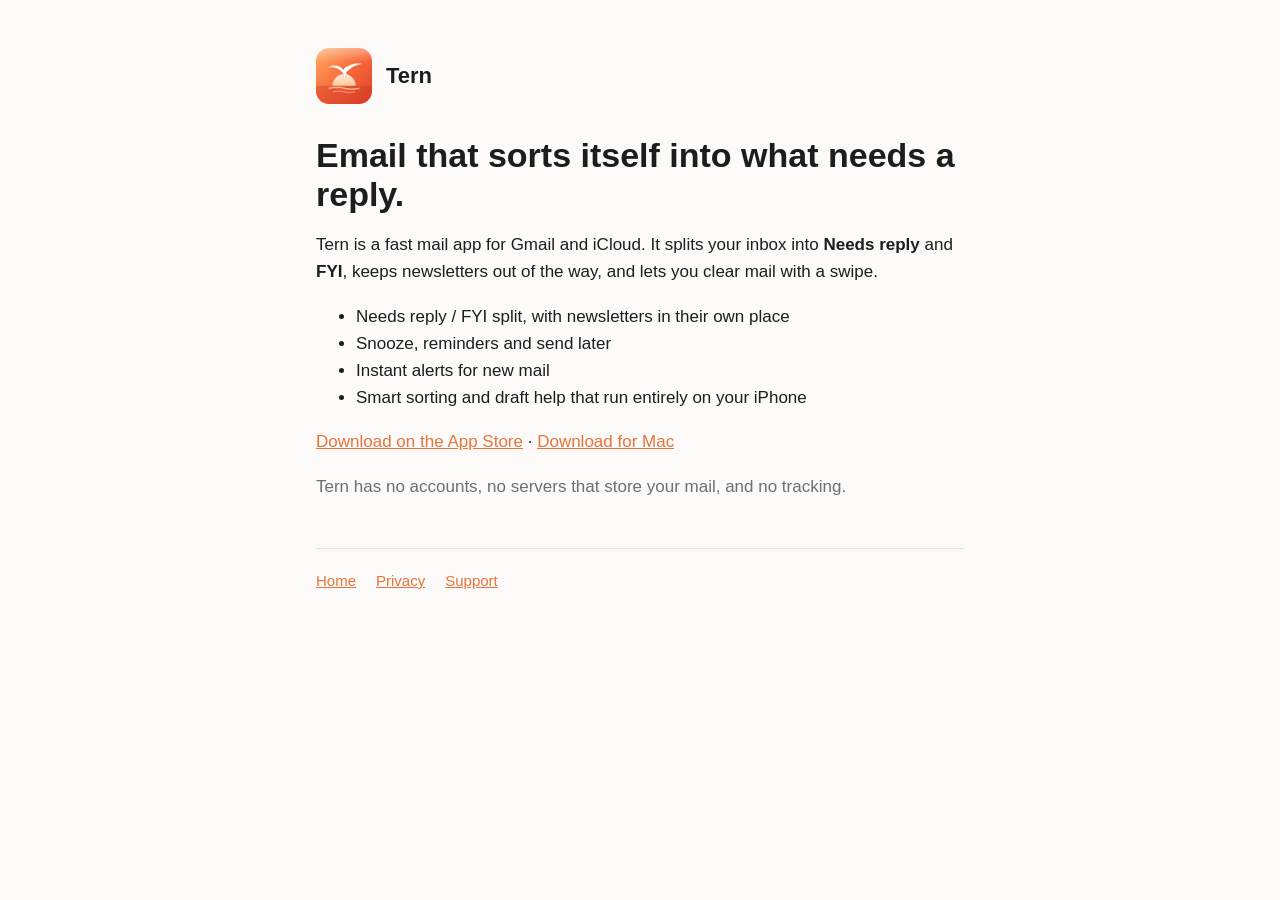
<file: index.html>
<!doctype html><html lang="en"><head><meta charset="utf-8"><meta name="viewport" content="width=device-width,initial-scale=1"><link rel="stylesheet" href="style.css"><link rel="icon" href="icon.png"><title>Tern Inbox</title></head><body><main><header><img src="icon.png" alt=""><a href="./">Tern</a></header>
<h1>Email that sorts itself into what needs a reply.</h1>
<p>Tern is a fast mail app for Gmail and iCloud. It splits your inbox into <b>Needs reply</b> and <b>FYI</b>, keeps newsletters out of the way, and lets you clear mail with a swipe.</p>
<ul><li>Needs reply / FYI split, with newsletters in their own place</li><li>Snooze, reminders and send later</li><li>Instant alerts for new mail</li><li>Smart sorting and draft help that run entirely on your iPhone</li></ul>
<p><a href="https://apps.apple.com/gb/app/tern-inbox/id6832356359">Download on the App Store</a> · <a href="https://github.com/tern-inbox/tern/releases/latest">Download for Mac</a></p>
<p class="muted">Tern has no accounts, no servers that store your mail, and no tracking.</p>
<nav><a href="./">Home</a><a href="privacy.html">Privacy</a><a href="support.html">Support</a></nav></main></body></html>
</file>
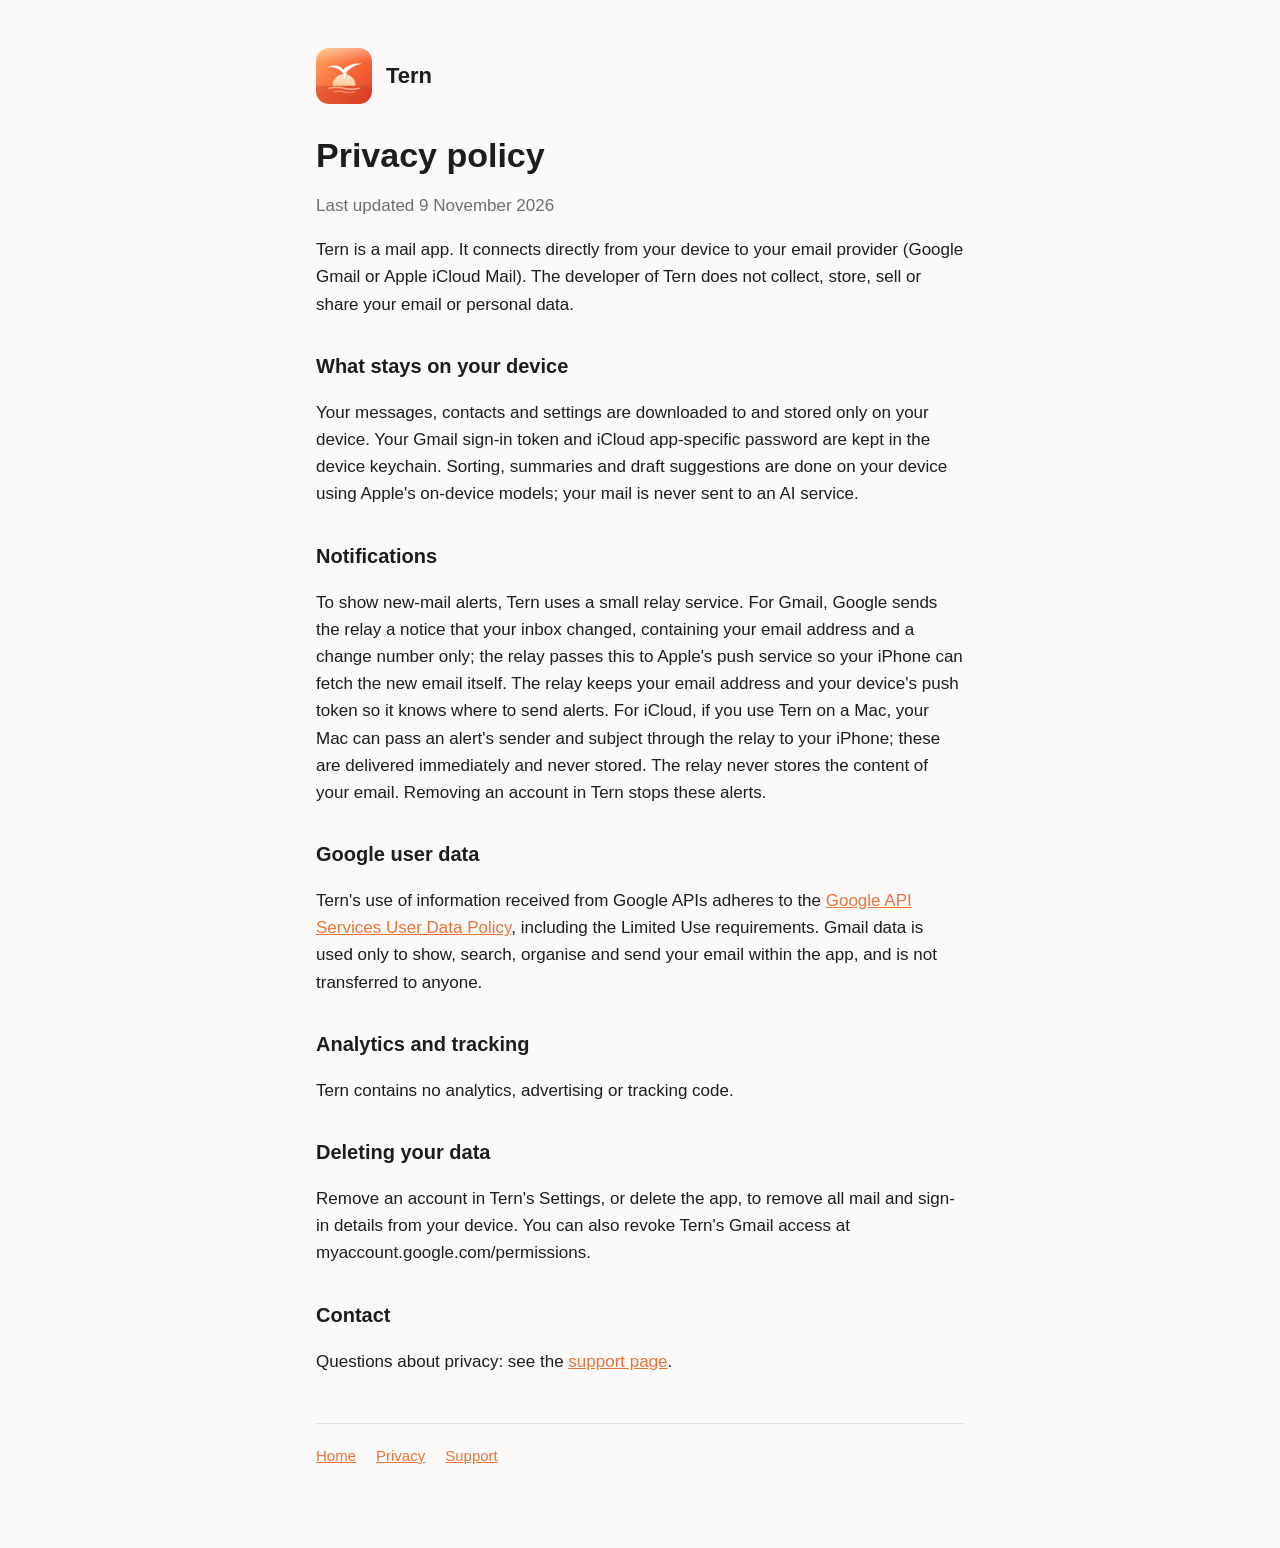
<file: privacy.html>
<!doctype html><html lang="en"><head><meta charset="utf-8"><meta name="viewport" content="width=device-width,initial-scale=1"><link rel="stylesheet" href="style.css"><link rel="icon" href="icon.png"><title>Tern Privacy</title></head><body><main><header><img src="icon.png" alt=""><a href="./">Tern</a></header>
<h1>Privacy policy</h1><p class="muted">Last updated 9 November 2026</p>
<p>Tern is a mail app. It connects directly from your device to your email provider (Google Gmail or Apple iCloud Mail). The developer of Tern does not collect, store, sell or share your email or personal data.</p>
<h2>What stays on your device</h2>
<p>Your messages, contacts and settings are downloaded to and stored only on your device. Your Gmail sign-in token and iCloud app-specific password are kept in the device keychain. Sorting, summaries and draft suggestions are done on your device using Apple's on-device models; your mail is never sent to an AI service.</p>
<h2>Notifications</h2>
<p>To show new-mail alerts, Tern uses a small relay service. For Gmail, Google sends the relay a notice that your inbox changed, containing your email address and a change number only; the relay passes this to Apple's push service so your iPhone can fetch the new email itself. The relay keeps your email address and your device's push token so it knows where to send alerts. For iCloud, if you use Tern on a Mac, your Mac can pass an alert's sender and subject through the relay to your iPhone; these are delivered immediately and never stored. The relay never stores the content of your email. Removing an account in Tern stops these alerts.</p>
<h2>Google user data</h2>
<p>Tern's use of information received from Google APIs adheres to the <a href="https://developers.google.com/terms/api-services-user-data-policy">Google API Services User Data Policy</a>, including the Limited Use requirements. Gmail data is used only to show, search, organise and send your email within the app, and is not transferred to anyone.</p>
<h2>Analytics and tracking</h2><p>Tern contains no analytics, advertising or tracking code.</p>
<h2>Deleting your data</h2>
<p>Remove an account in Tern's Settings, or delete the app, to remove all mail and sign-in details from your device. You can also revoke Tern's Gmail access at myaccount.google.com/permissions.</p>
<h2>Contact</h2><p>Questions about privacy: see the <a href="support.html">support page</a>.</p>
<nav><a href="./">Home</a><a href="privacy.html">Privacy</a><a href="support.html">Support</a></nav></main></body></html>
</file>
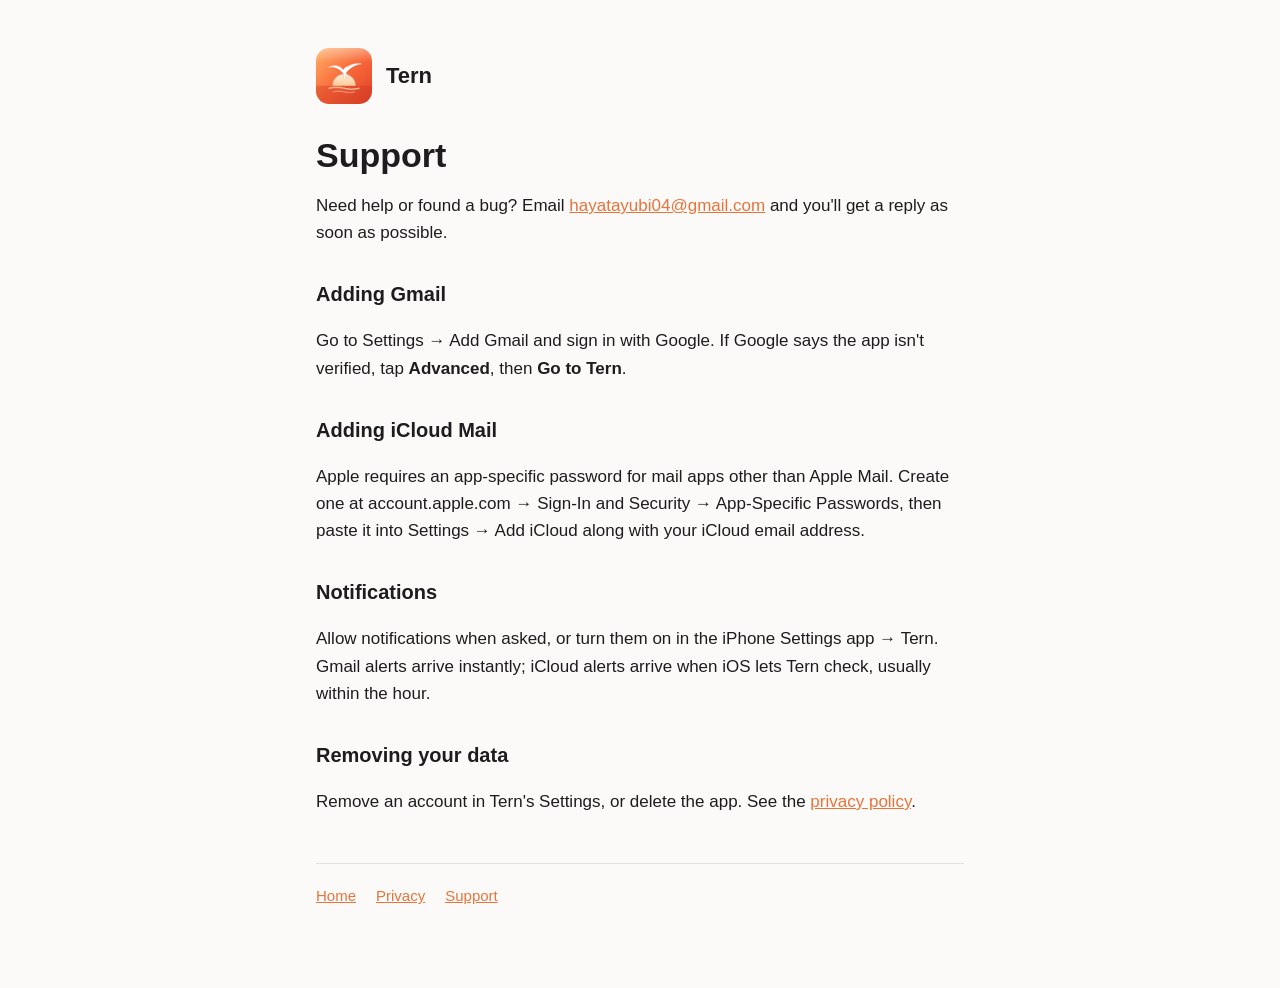
<file: support.html>
<!doctype html><html lang="en"><head><meta charset="utf-8"><meta name="viewport" content="width=device-width,initial-scale=1"><link rel="stylesheet" href="style.css"><link rel="icon" href="icon.png"><title>Tern Support</title></head><body><main><header><img src="icon.png" alt=""><a href="./">Tern</a></header>
<h1>Support</h1>
<p>Need help or found a bug? Email <a href="mailto:hayatayubi04@gmail.com">hayatayubi04@gmail.com</a> and you'll get a reply as soon as possible.</p>
<h2>Adding Gmail</h2><p>Go to Settings → Add Gmail and sign in with Google. If Google says the app isn't verified, tap <b>Advanced</b>, then <b>Go to Tern</b>.</p>
<h2>Adding iCloud Mail</h2><p>Apple requires an app-specific password for mail apps other than Apple Mail. Create one at account.apple.com → Sign-In and Security → App-Specific Passwords, then paste it into Settings → Add iCloud along with your iCloud email address.</p>
<h2>Notifications</h2><p>Allow notifications when asked, or turn them on in the iPhone Settings app → Tern. Gmail alerts arrive instantly; iCloud alerts arrive when iOS lets Tern check, usually within the hour.</p>
<h2>Removing your data</h2><p>Remove an account in Tern's Settings, or delete the app. See the <a href="privacy.html">privacy policy</a>.</p>
<nav><a href="./">Home</a><a href="privacy.html">Privacy</a><a href="support.html">Support</a></nav></main></body></html>
</file>
<file: style.css>
:root{--bg:#fbfaf8;--fg:#1d1d1f;--muted:#6e6e73;--accent:#e8743b;--line:#e5e2dd}
@media (prefers-color-scheme:dark){:root{--bg:#111113;--fg:#f5f5f7;--muted:#a1a1a6;--line:#2c2c30}}
*{box-sizing:border-box}body{margin:0;background:var(--bg);color:var(--fg);font:17px/1.6 -apple-system,BlinkMacSystemFont,"Segoe UI",sans-serif}
main{max-width:680px;margin:0 auto;padding:48px 16px 80px}a{color:var(--accent)}
header{display:flex;align-items:center;gap:14px;margin-bottom:32px}header img{width:56px;height:56px;border-radius:13px}
header a{color:inherit;text-decoration:none;font-weight:700;font-size:22px}
h1{font-size:34px;line-height:1.15;margin:0 0 12px}h2{font-size:20px;margin:32px 0 6px}.muted{color:var(--muted)}
nav{margin-top:48px;padding-top:20px;border-top:1px solid var(--line);display:flex;gap:20px;font-size:15px}
</file>
